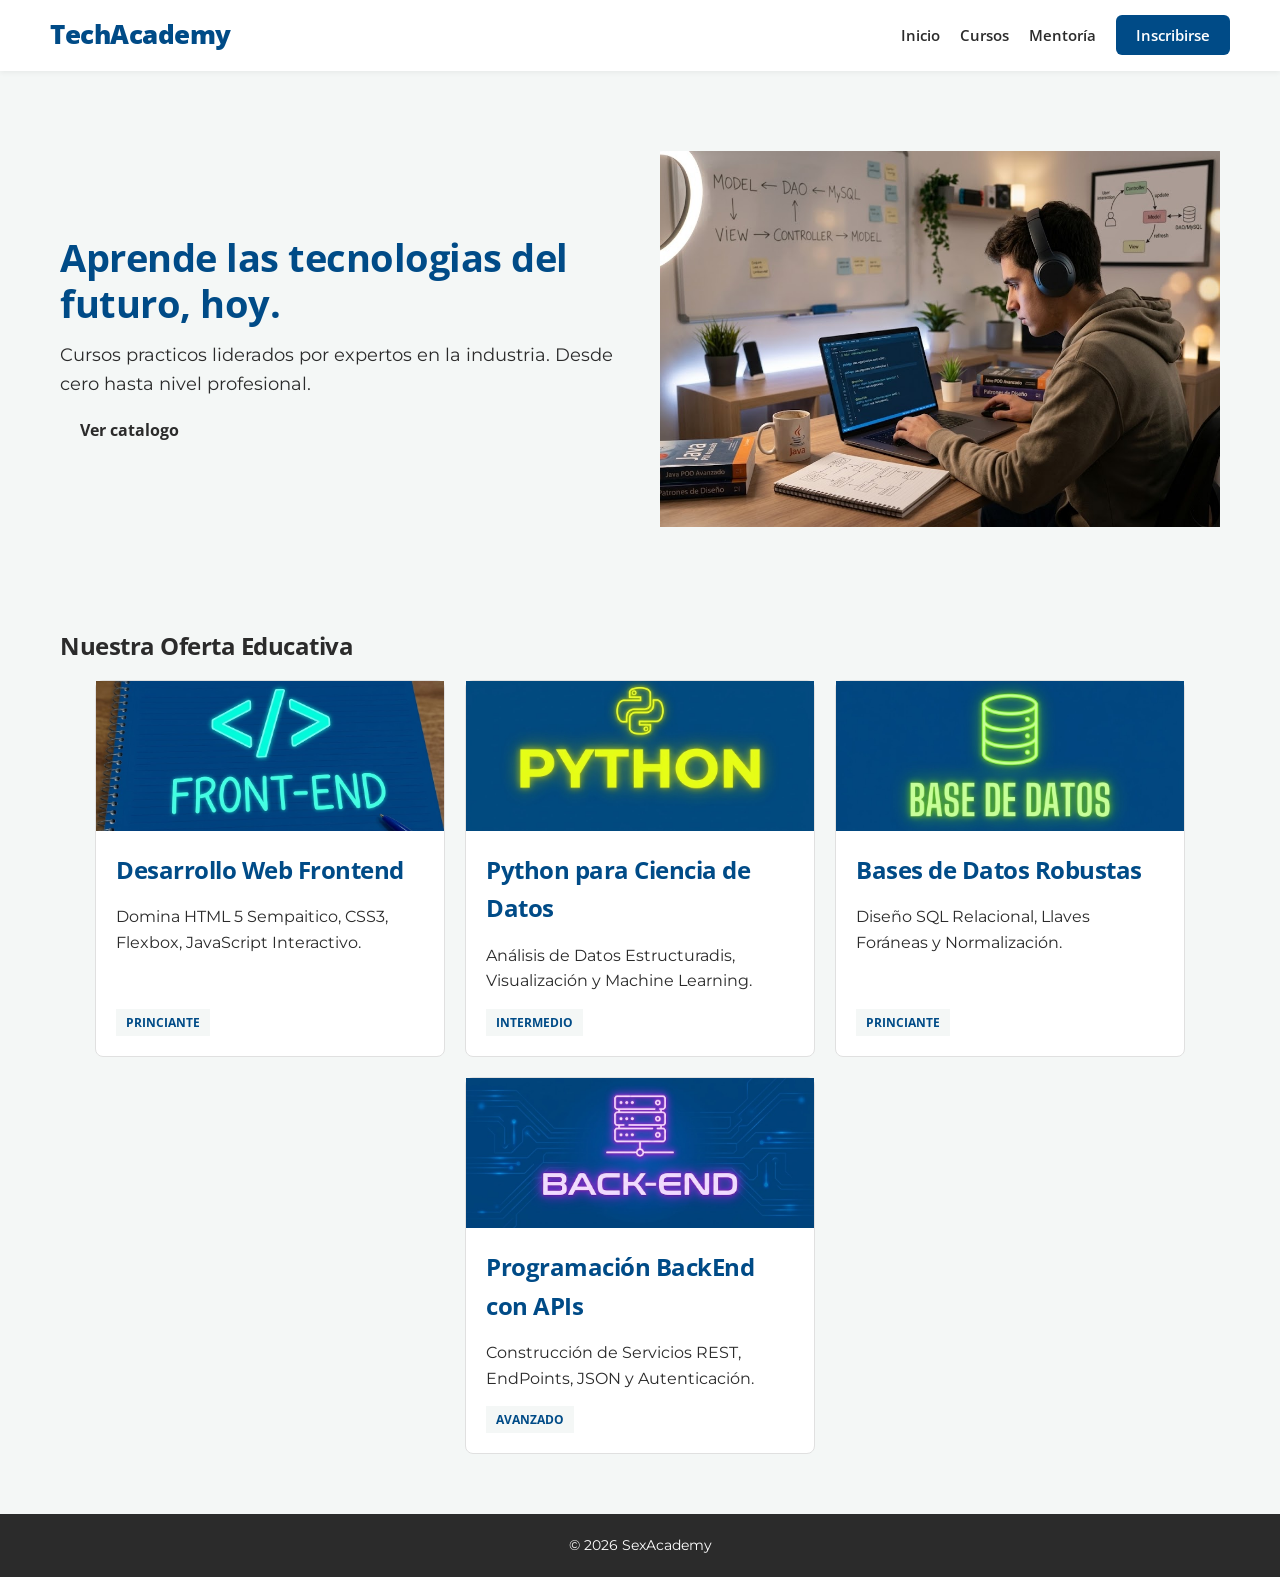
<file: index.html>
<!DOCTYPE html>
<html lang="es">
<head>
    <link rel="preconnect" href="https://fonts.googleapis.com">
    <link rel="preconnect" href="https://fonts.gstatic.com" crossorigin>
    <link href="https://fonts.googleapis.com/css2?family=Open+Sans:ital,wght@0,300..800;1,300..800&display=swap" rel="stylesheet">
    <meta charset="UTF-8">
    <meta name="viewport" content="width=device-width, initial-scale=1.0">
    <title>TechAcademy</title>
    <link rel="stylesheet" href="CSS/miEstilo.css">
</head>
<body>
    <header>
        <div id="logo">
            <h1>TechAcademy</h1>
        </div>
        <nav class="menu">
            <ul>
                <li><a href="index.html">Inicio</a></li>
                <li><a href="cursos.html">Cursos</a></li>
                <li><a href="mentoria.html">Mentoría</a></li>
                <li><a href="inscripcion.html" class="btn_destacado">Inscribirse</a></li>
            </ul>
        </nav>
    </header>
    <!-- Contenido Principal -->
     <main>
        <section class="tec">
            <div class="tec_contenido">
                <h2>Aprende las tecnologias del futuro, hoy.</h2>
                <p>Cursos practicos liderados por expertos en la industria. Desde cero hasta nivel profesional.</p>
                <a href="#catalago" class="btn_accion">Ver catalogo</a>
            </div>
            <div class="tec_imagen">
                <img src="images/img1.jpg" alt="Estudiante progresando">
            </div>
        </section>
    <section id="catalogo">
        <h2>Nuestra Oferta Educativa</h2>
        <div class="grid_cursos">
            <article class="tarjeta_curso">
                <img src="images/img2.jpg" alt="Img_Frontend">
                <div class="info_curso">
                    <h3>Desarrollo Web Frontend</h3>
                    <p>Domina HTML 5 Sempaitico, CSS3, Flexbox, JavaScript Interactivo.</p>
                    <span class="nivel">Princiante</span>
                </div>
            </article>
            <article class="tarjeta_curso">
                <img src="images/img3.jpg" alt="Img_Python">
                <div class="info_curso">
                    <h3>Python para Ciencia de Datos</h3>
                    <p>Análisis de Datos Estructuradis, Visualización y Machine Learning.</p>
                    <span class="nivel">Intermedio</span>
                </div>
            </article>
            </article>
            <article class="tarjeta_curso">
                <img src="images/img4.jpg" alt="Img_BD_Robustas">
                <div class="info_curso">
                    <h3>Bases de Datos Robustas</h3>
                    <p>Diseño SQL Relacional, Llaves Foráneas y Normalización.</p>
                    <span class="nivel">Princiante</span>
                </div>
            </article>
            </article>
            <article class="tarjeta_curso">
                <img src="images/img5.jpg" alt="Img_B_End">
                <div class="info_curso">
                    <h3>Programación BackEnd con APIs</h3>
                    <p>Construcción de Servicios REST, EndPoints, JSON y Autenticación.</p>
                    <span class="nivel">Avanzado</span>
                </div>
            </article>
        </div>
        
    </section>
    </main>
    <footer>
        <p>&copy; 2026 SexAcademy</p>
    </footer>
</html>
</file>
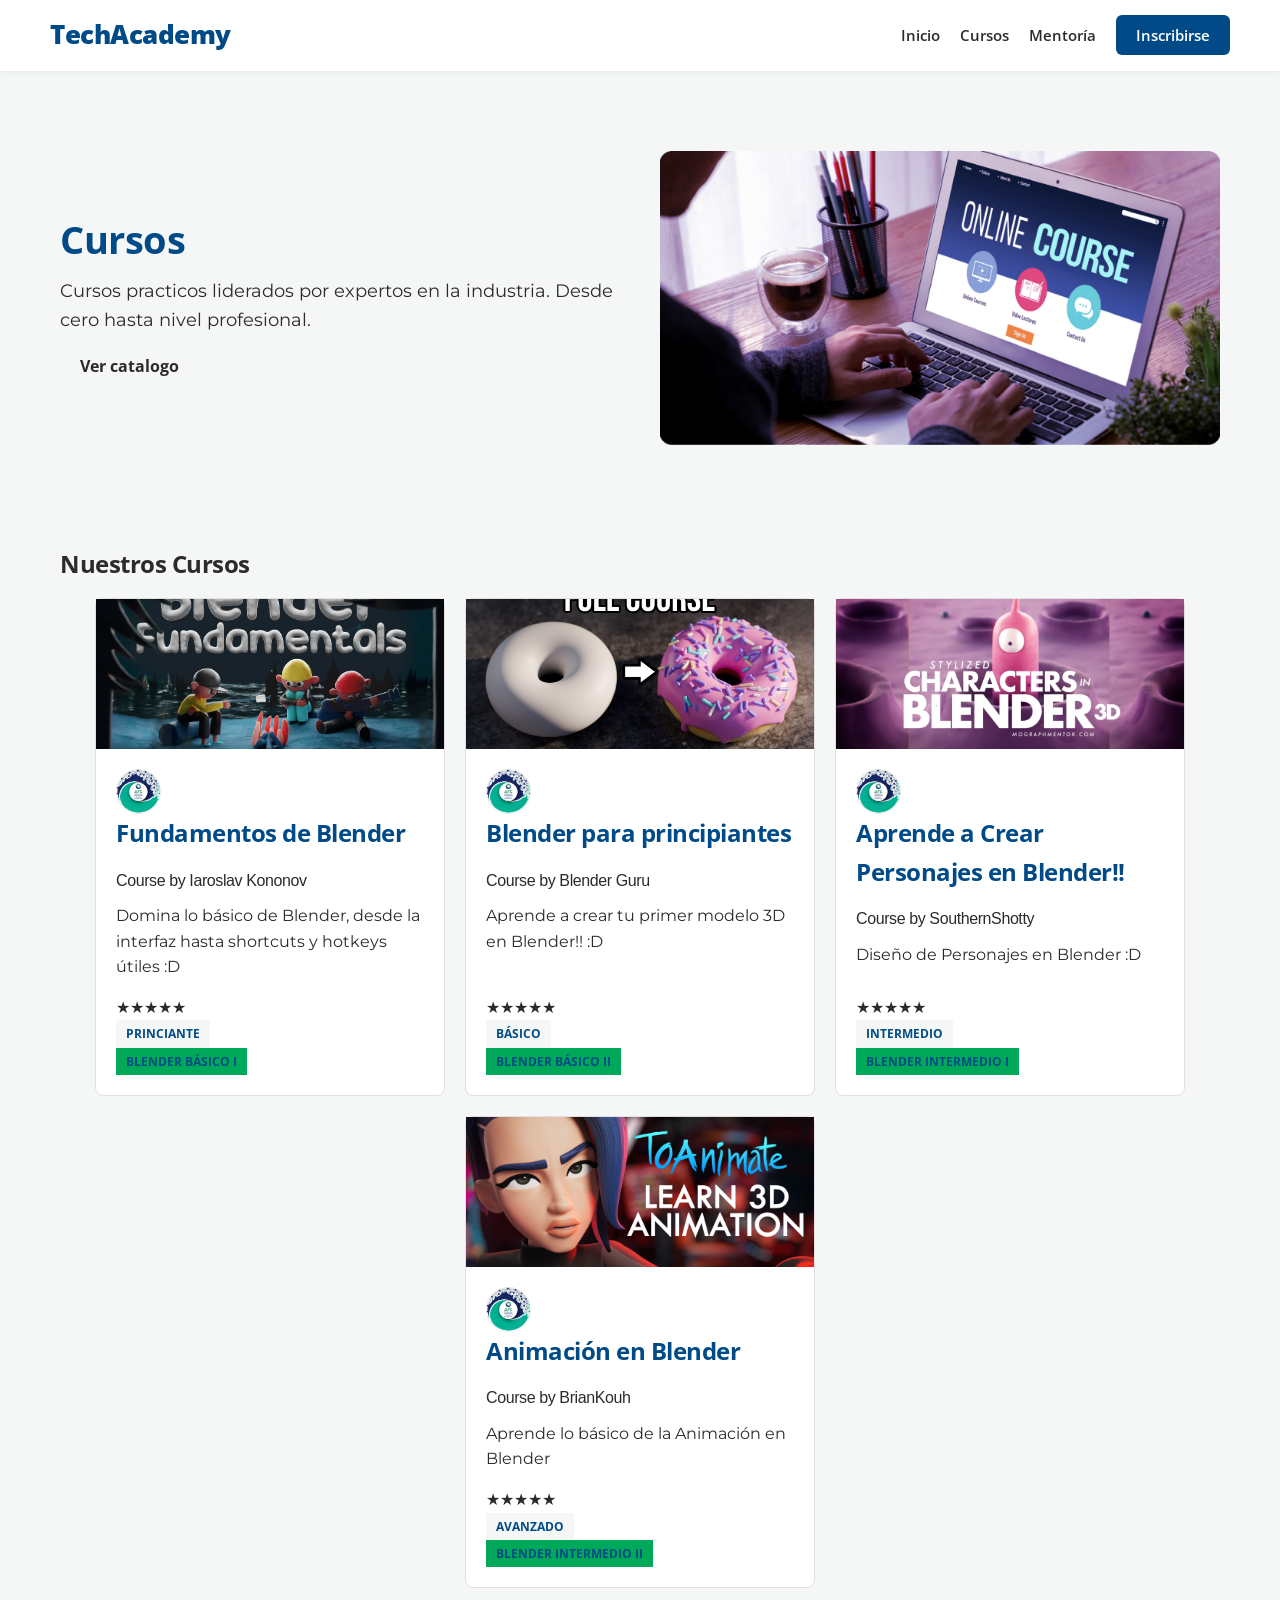
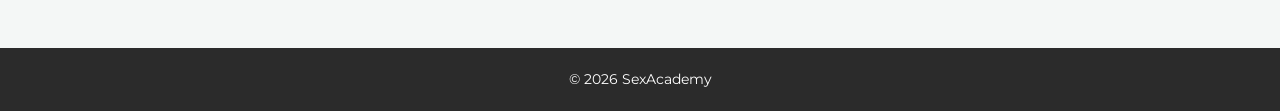
<file: cursos.html>
<!DOCTYPE html>
<html lang="es">
<head>
    <link rel="preconnect" href="https://fonts.googleapis.com">
    <link rel="preconnect" href="https://fonts.gstatic.com" crossorigin>
    <link href="https://fonts.googleapis.com/css2?family=Open+Sans:ital,wght@0,300..800;1,300..800&display=swap" rel="stylesheet">
    <meta charset="UTF-8">
    <meta name="viewport" content="width=device-width, initial-scale=1.0">
    <title>TechAcademy</title>
    <link rel="stylesheet" href="CSS\miEstilo.css">
</head>
<body>
    <header>
        <div id="logo">
            <h1>TechAcademy</h1>
        </div>
        <nav class="menu">
            <ul>
                <li><a href="index.html">Inicio</a></li>
                <li><a href="cursos.html">Cursos</a></li>
                <li><a href="mentoria.html">Mentoría</a></li>
                <li><a href="inscripcion.html" class="btn_destacado">Inscribirse</a></li>
            </ul>
        </nav>
    </header>
    <!-- Contenido Principal -->
     <main>
        <section class="tec">
            <div class="tec_contenido">
                <h2>Cursos</h2>
                <p>Cursos practicos liderados por expertos en la industria. Desde cero hasta nivel profesional.</p>
                <a href="#catalago" class="btn_accion">Ver catalogo</a>
            </div>
            <div class="tec_imagen">
                <img src="images\img_courses.png" alt="IMG_Cursos">
            </div>
        </section>
    <section id="catalogo">
        <h2>Nuestros Cursos</h2>
        <div class="grid_cursos">
            <article class="tarjeta_curso">
                <img src="images\blendr_1.png" alt="Img_Blndr1">
                <div class="info_curso">
                    <img src="images\logo_utl.png" alt="logo" class="imgtarjeta">
                    <h3>Fundamentos de Blender</h3>
                    <h4>Course by Iaroslav Kononov</h4>
                    <p>Domina lo básico de Blender, desde la interfaz hasta shortcuts y hotkeys útiles :D</p>
                    <span class="estrellas">★★★★★</span>
                    <span class="nivel">Princiante</span>
                    <span class="cert">Blender Básico I</span>
                </div>
            </article>
            <article class="tarjeta_curso">
                <img src="images\blendr_2.png" alt="Img_Blndr2">
                <div class="info_curso">
                    <img src="images\logo_utl.png" alt="logo" class="imgtarjeta">
                    <h3>Blender para principiantes</h3>
                    <h4>Course by Blender Guru</h4>
                    <p>Aprende a crear tu primer modelo 3D en Blender!! :D</p>
                    <span class="estrellas">★★★★★</span>
                    <span class="nivel">Básico</span>
                    <span class="cert">Blender Básico II</span>
                </div>
            </article>
            </article>
            <article class="tarjeta_curso">
                <img src="images\blendr_3.png" alt="Img_Blndr3">
                <div class="info_curso">
                    <img src="images\logo_utl.png" alt="logo" class="imgtarjeta">
                    <h3>Aprende a Crear Personajes en Blender!!</h3>
                    <h4>Course by SouthernShotty</h4>
                    <p>Diseño de Personajes en Blender :D</p>
                    <span class="estrellas">★★★★★</span>
                    <span class="nivel">Intermedio</span>
                    <span class="cert">Blender Intermedio I</span>
                </div>
            </article>
            </article>
            <article class="tarjeta_curso">
                <img src="images\blendr_4.png" alt="Img_Blndr4">
                <div class="info_curso">
                    <img src="images\logo_utl.png" alt="logo" class="imgtarjeta">
                    <h3>Animación en Blender</h3>
                    <h4>Course by BrianKouh</h4>
                    <p>Aprende lo básico de la Animación en Blender</p>
                    <span class="estrellas">★★★★★</span>
                    <span class="nivel">Avanzado</span>
                    <span class="cert">Blender Intermedio II</span>
                </div>
            </article>
        </div>
    </section>
    </main>
    <footer>
        <p>&copy; 2026 SexAcademy</p>
    </footer>
</html>
</file>
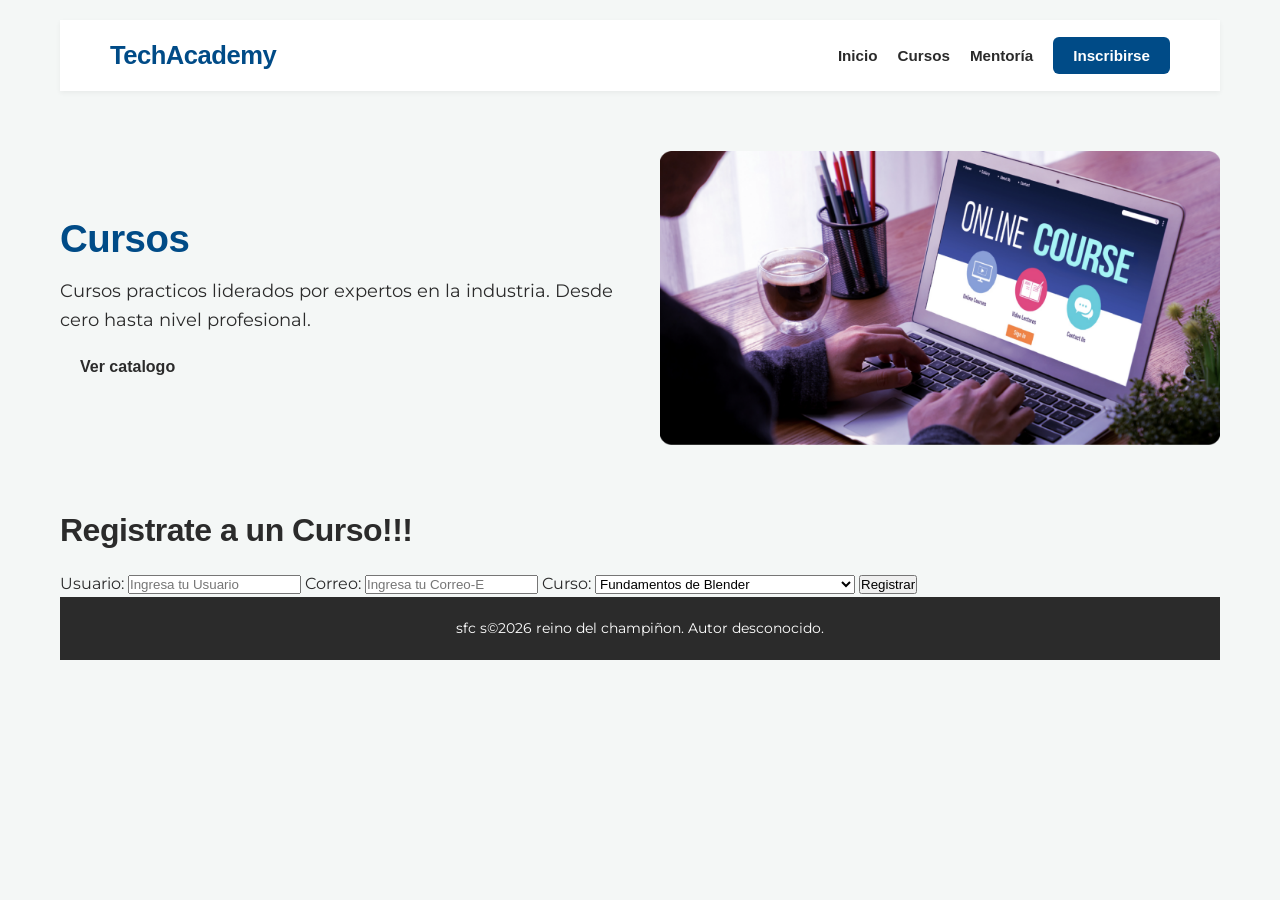
<file: inscripcion.html>
<!DOCTYPE html> <!-- Version 5 -->
<html lang="es">
<head>
    <meta charset="UTF-8">
    <title></title>
    <link rel="stylesheet" href="CSS/miEstilo.css">
    </header>
    <!-- Contenido Principal -->
     <main>
    <header>
        <div id="logo">
            <h1>TechAcademy</h1>
        </div>
        <nav class="menu">
            <ul>
                <li><a href="index.html">Inicio</a></li>
                <li><a href="cursos.html">Cursos</a></li>
                <li><a href="mentoria.html">Mentoría</a></li>
                <li><a href="inscripcion.html" class="btn_destacado">Inscribirse</a></li>
            </ul>
        </nav>
    </header>
        <section class="tec">
            <div class="tec_contenido">
                <h2>Cursos</h2>
                <p>Cursos practicos liderados por expertos en la industria. Desde cero hasta nivel profesional.</p>
                <a href="#catalago" class="btn_accion">Ver catalogo</a>
            </div>
            <div class="tec_imagen">
                <img src="images\img_courses.png" alt="IMG_Cursos">
            </div>
        </section>
      <h1>Registrate a un Curso!!!</h1>
      <!-- contenido -->
       <!--Formularios-->
       <form action="#" method="POST"><!--post, get-->
        <label for="usuario">Usuario:</label>
        <input type="text" name="usuario" id="usuario" placeholder="Ingresa tu Usuario">
 
        <label for="Correo">Correo:</label>
        <input type="Email" name="Correo" id="Email" placeholder="Ingresa tu Correo-E">
 
        <label for="Personaje-Fav">Curso:</label>
        <select name="Curso" id="Personaje-Fav">
               <option value="">Fundamentos de Blender</option>
               <option value="">Blender Para principiantes</option>
               <option value="">Aprende a Crear Personajes en Blender</option>
               <option value="">Animación en Blender</option>
        </select>
        <button type="submit">Registrar</button>
        </form>
        <footer> sfc s&copy;2026 reino del champiñon. Autor desconocido. </footer>
      </main>
       
 
    </body>
</html>
</file>
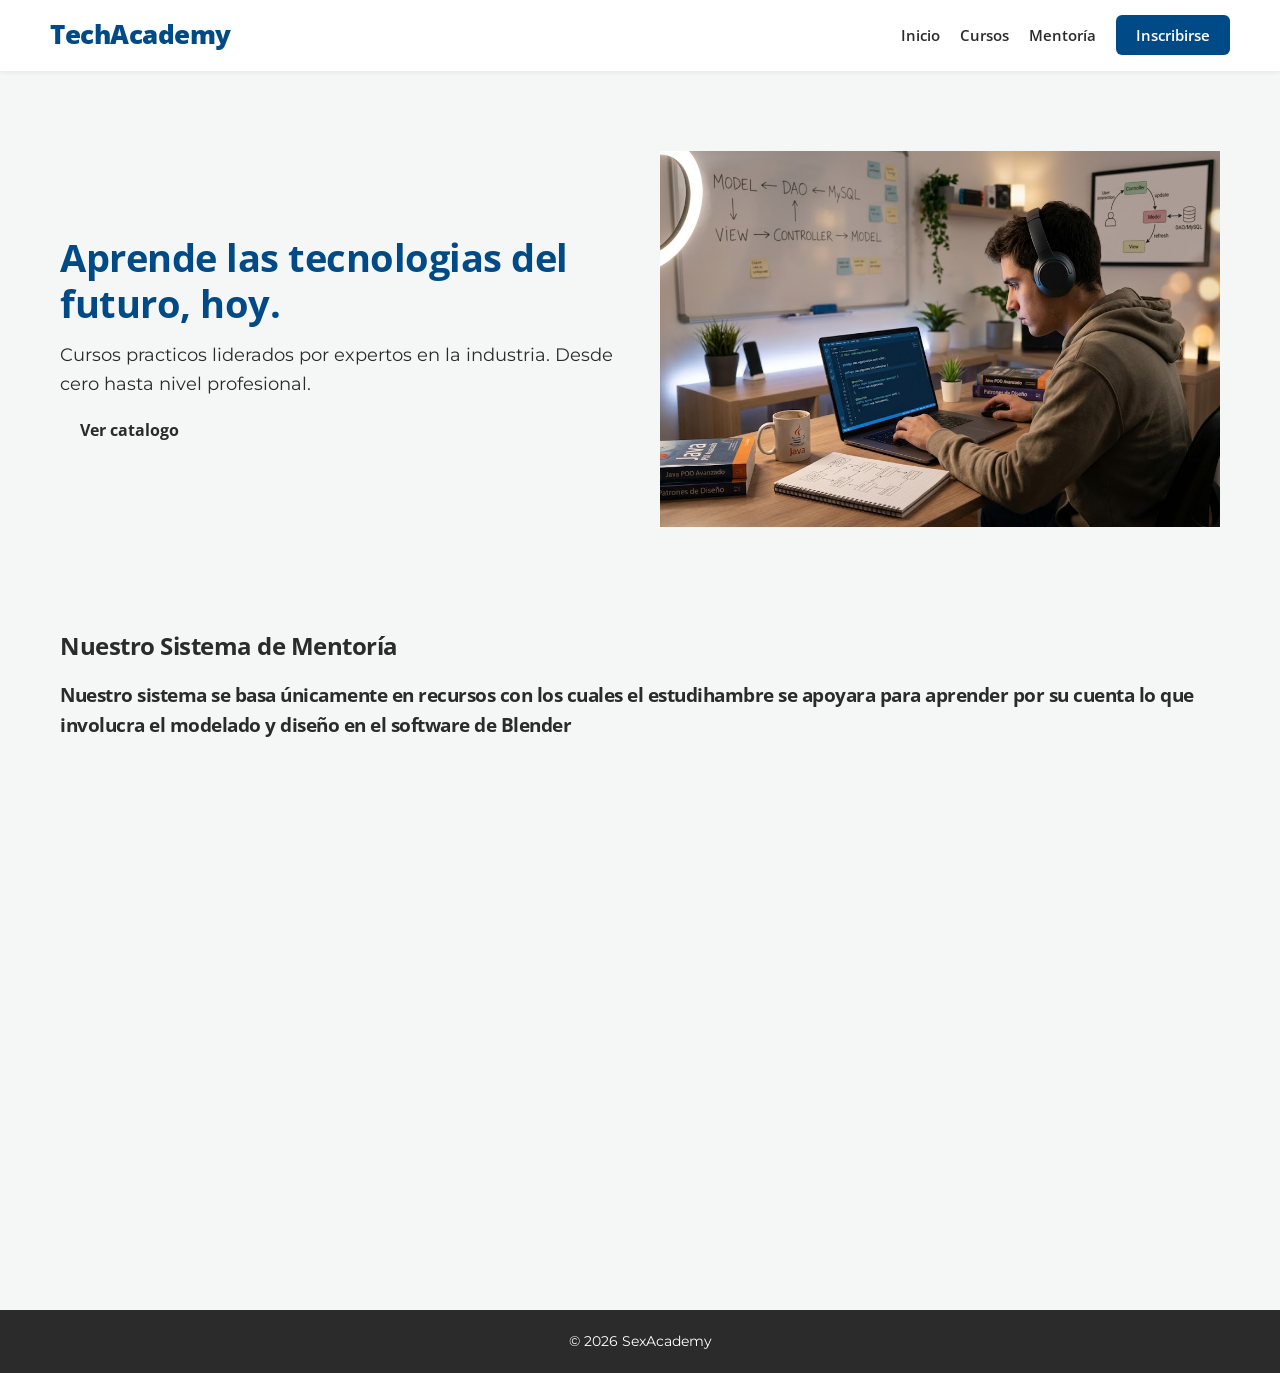
<file: mentoria.html>
<!DOCTYPE html>
<html lang="es">
<head>
    <link rel="preconnect" href="https://fonts.googleapis.com">
    <link rel="preconnect" href="https://fonts.gstatic.com" crossorigin>
    <link href="https://fonts.googleapis.com/css2?family=Open+Sans:ital,wght@0,300..800;1,300..800&display=swap" rel="stylesheet">
    <meta charset="UTF-8">
    <meta name="viewport" content="width=device-width, initial-scale=1.0">
    <title>TechAcademy</title>
    <link rel="stylesheet" href="CSS/miEstilo.css">
</head>
<body>
    <header>
        <div id="logo">
            <h1>TechAcademy</h1>
        </div>
        <nav class="menu">
            <ul>
                <li><a href="index.html">Inicio</a></li>
                <li><a href="cursos.html">Cursos</a></li>
                <li><a href="mentoria.html">Mentoría</a></li>
                <li><a href="inscripcion.html" class="btn_destacado">Inscribirse</a></li>
            </ul>
        </nav>
    </header>
    <!-- Contenido Principal -->
    <main>
        <section class="tec">
            <div class="tec_contenido">
                <h2>Aprende las tecnologias del futuro, hoy.</h2>
                <p>Cursos practicos liderados por expertos en la industria. Desde cero hasta nivel profesional.</p>
                <a href="#catalago" class="btn_accion">Ver catalogo</a>
            </div>
            <div class="tec_imagen">
                <img src="images/img1.jpg" alt="Estudiante progresando">
            </div>
        </section>
    <section id="catalogo">
        <h2>Nuestro Sistema de Mentoría</h2>
            <h3>Nuestro sistema se basa únicamente en recursos con los cuales el estudihambre se apoyara para aprender por su cuenta lo que involucra el modelado y diseño en el software de Blender</h3>
            <iframe
                class="yt_video"
                src="https://www.youtube.com/embed/-tbSCMbJA6o"
                title="Tutorial en Mentoría"
                allowfullscreen>
            </iframe>
    </main>
   <footer>
        <p>&copy; 2026 SexAcademy</p>
    </footer>
</html>
</file>
<file: CSS/miEstilo.css>
@font-face {
    font-family: 'MonseDescargada';
    src: url('../fonts/Montserrat-Regular.ttf');
}

/*--Variables--*/
:root{
    --color_principal: #004b87;
    --color_secundario: #00a859;
    --color_oscuro: #2b2b2b;
    --color_claro: #ffffff;
    --color_fondo: #f4f7f6;
    --color_borde: #e0e0e0;
    
    /*-_Tipografia en linea para titulos_-*/
    --fuente_titulos: 'Open Sans', sans-serif;

    /*_-Tipografia descargada (local) para cuerpo de texto-_*/
    --fuente_cuerpo: 'MonseDescargada', arial,sans-serif;
}

*{
    margin: 0;
    padding: 0;
    box-sizing: border-box;
}

body{
    background-color: var(--color_fondo);
    color: var(--color_oscuro);
    line-height: 1.6;
    font-family: var(--fuente_cuerpo);
}

h1,h2,h3{
    font-family: var(--fuente_titulos);
    font-weight: 700;
    letter-spacing: -0.5px;
    margin-bottom: 15px;
} 

h4{
    font-family: 'Lucida Sans', 'Lucida Sans Regular', 'Lucida Grande', 'Lucida Sans Unicode', Geneva, Verdana, sans-serif;
    font-weight: 400;
    letter-spacing: -0.4px;
    margin-bottom: 10px;
}

ul{
    list-style: none;
}
a{
    text-decoration: none;
    color: var(--color_oscuro);
    font-family: var(--fuente_titulos);
}

header{
    background-color: var(--color_claro);
    padding: 15px 50px;
    display: flex;
    justify-content: space-between;
    align-items: center;
    box-shadow: 0px 2px 5px rgba(0,0,0,0.05);
    position: sticky;
    top: 0;
    z-index: 1000;
}

#logo h1{
    color: var(--color_principal);
    font-size: 1.6rem;
    font-weight: 800;
    margin-bottom: 0;
}

.menu ul{
    display: flex;
    gap: 20px;
    align-items: center;
}

.menu a{
    font-size: 0.95rem;
    font-weight: 600;
}

.menu a:hover{
    color: var(--color_principal);
}

.btn_destacado, .btn_accion{
    padding: 10px 20px;
    border-radius: 6px;
    font-weight: 700;
}
 .btn_destacado{
    background-color: var(--color_principal);
    color: var(--color_claro);
 }
 
.btn_accion:hover{
    background-color: var(--color_oscuro);
    color: var(--color_claro);
 }

/*--Tec--*/
.tec{
    display: flex;
    align-items: center;
    gap: 40px;
    padding: 60px 0;
    flex-wrap: wrap;
}
.tec_contenido, .tec_imagen{
    flex: 1 1 300px; /*crecer, reducir, tamaño base */
}
img{
    max-width: 100%;
    height: auto;
    display: block;
}

.tec_contenido h2{
    font-size: 2.4rem;
    color: var(--color_principal);
    line-height: 1.2;
}

.tec_contenido p{
    font-size: 1.1rem;
    margin-bottom: 20px;
}

main{
    max-width: 1200px;
    margin: 0 auto;
    padding: 20px;
}

/*--Grid de Cursos--*/
#catalogo{
    padding: 40px 0;

}

#catalogo_h2{
    text-align: center;
    color: var(--color_principal);
}

.grid_cursos{
    display: flex;
    flex-wrap: wrap;
    gap: 20px;
    justify-content: center;
}

.tarjeta_curso{
    background-color: var(--color_claro);
    border: 1px solid var(--color_borde);
    border-radius: 8px;
    flex: 1 1 280px; /* Grow Shrink basis */
    max-width: 350px;
    display: flex;
    flex-direction: column;
    /*Aquí Effect*/
    transition: transform 0.5s ease, box-shadow 0.5s ease;
}

.tarjeta_curso:hover{
    transform: translateY(-5px);
    box-shadow: 0 6px 18px rgba(0, 0, 0, 0.08);
}

.tarjeta_curso img{
    width: 100%;
    height: 150px;
    object-fit: cover;
}

.info_curso{
    padding: 20px;
    flex-grow: 1;
    display: flex;
    flex-direction: column;

}

.info_curso h3{
    font-size: 1.5rem;
    color: var(--color_principal);
    margin-bottom: ;
}

.info_curso p{
    margin-bottom: 15px;
    flex-grow: 1;
    color: var(--color_oscuro)
}

.nivel{
    background-color: var(--color_fondo);
    color: var(--color_principal);
    font-family: var(--fuente_titulos);
    padding: 4px 10px;
    font-size: 0.75rem;
    font-weight: 700;
    text-transform: uppercase;
    align-self: flex-start;
}

.cert{
    background-color: var(--color_secundario);
    color: var(--color_principal);
    font-family: var(--fuente_titulos);
    padding: 4px 10px;
    font-size: 0.75rem;
    font-weight: 700;
    text-transform: uppercase;
    align-self: flex-start;
}

/*AYUDAAAAA*/
.tarjeta_curso .imgtarjeta {
    width: 45px;
    height: 45px;
    object-fit: contain;
    flex-shrink: 0;
}

.yt_video {
    width: 100%;
    max-width: 800px;
    height: 450px;
    border: none;
    border-radius: 10px;
    display: block;
    margin: 30px auto;
}

/*Foot*/
footer{
    background-color: var(--color_oscuro);
    color: var(--color_claro);
    text-align: center;
    padding: 20px;
    font-size: 0.9rem;
    
}
</file>
